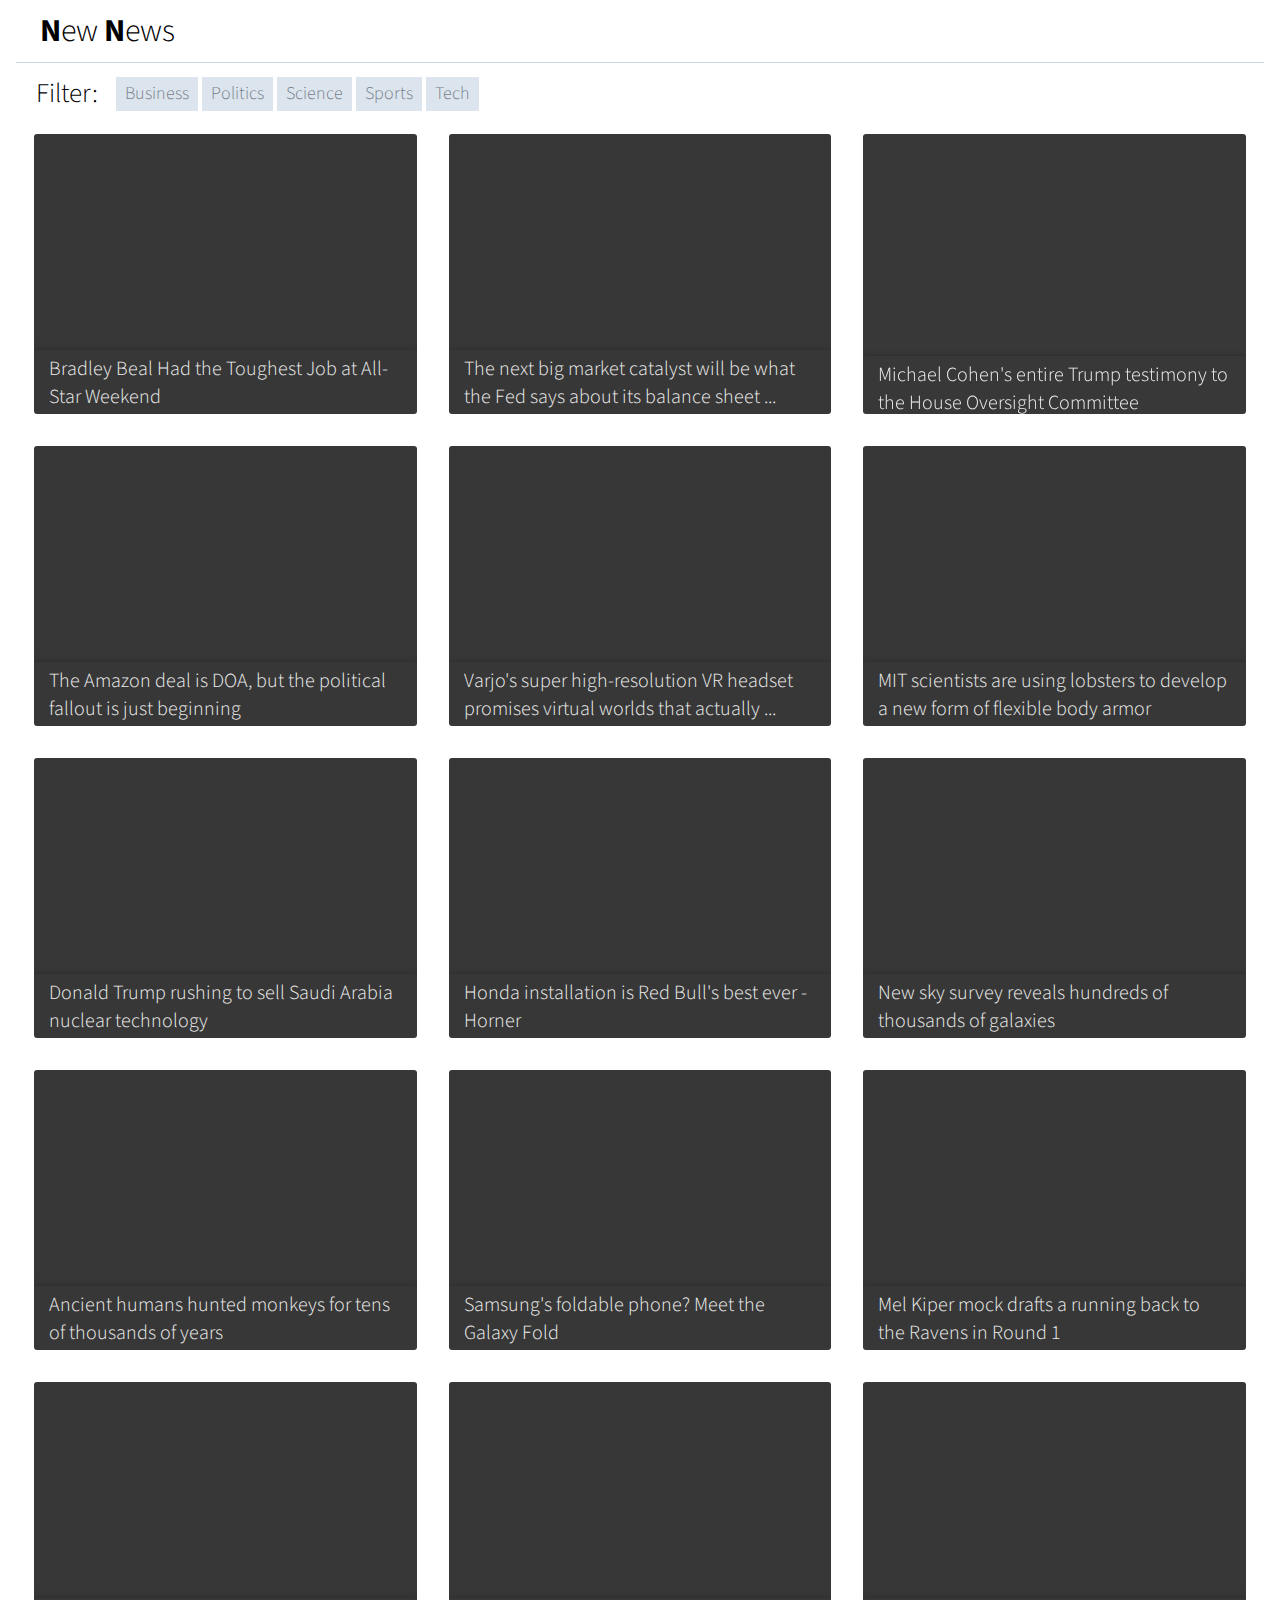
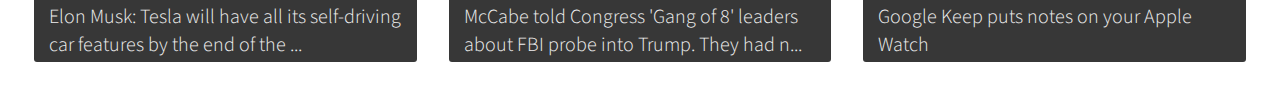
<file: index.html>
<!DOCTYPE html>

<html>
	<head>
		<title>New News</title>
		<meta charset="UTF-8">
		<meta name="viewport" content="width=device-width, initial-scale=1">
		<link href="https://fonts.googleapis.com/css?family=Source+Sans+Pro:300,400,700" rel="stylesheet">
		<link href="css/global.css" rel="stylesheet">
		<link href="css/news.css" rel="stylesheet">
	</head>

	<body>
		<nav>
			<a href="index.html" id="logo"><span>N</span>ew <span>N</span>ews</a>
		</nav>
		<section id="news">
			<div id="filter">
				<span>Filter:</span>
				<div id="filter-business">Business</div>
				<div id="filter-politics">Politics</div>
				<div id="filter-science">Science</div>
				<div id="filter-sports">Sports</div>
				<div id="filter-tech">Tech</div>
			</div>
			<div id="articles"></div>
		</section>
		<script src="scripts/news.js" type="text/javascript"></script>
	</body>

</html>
</file>
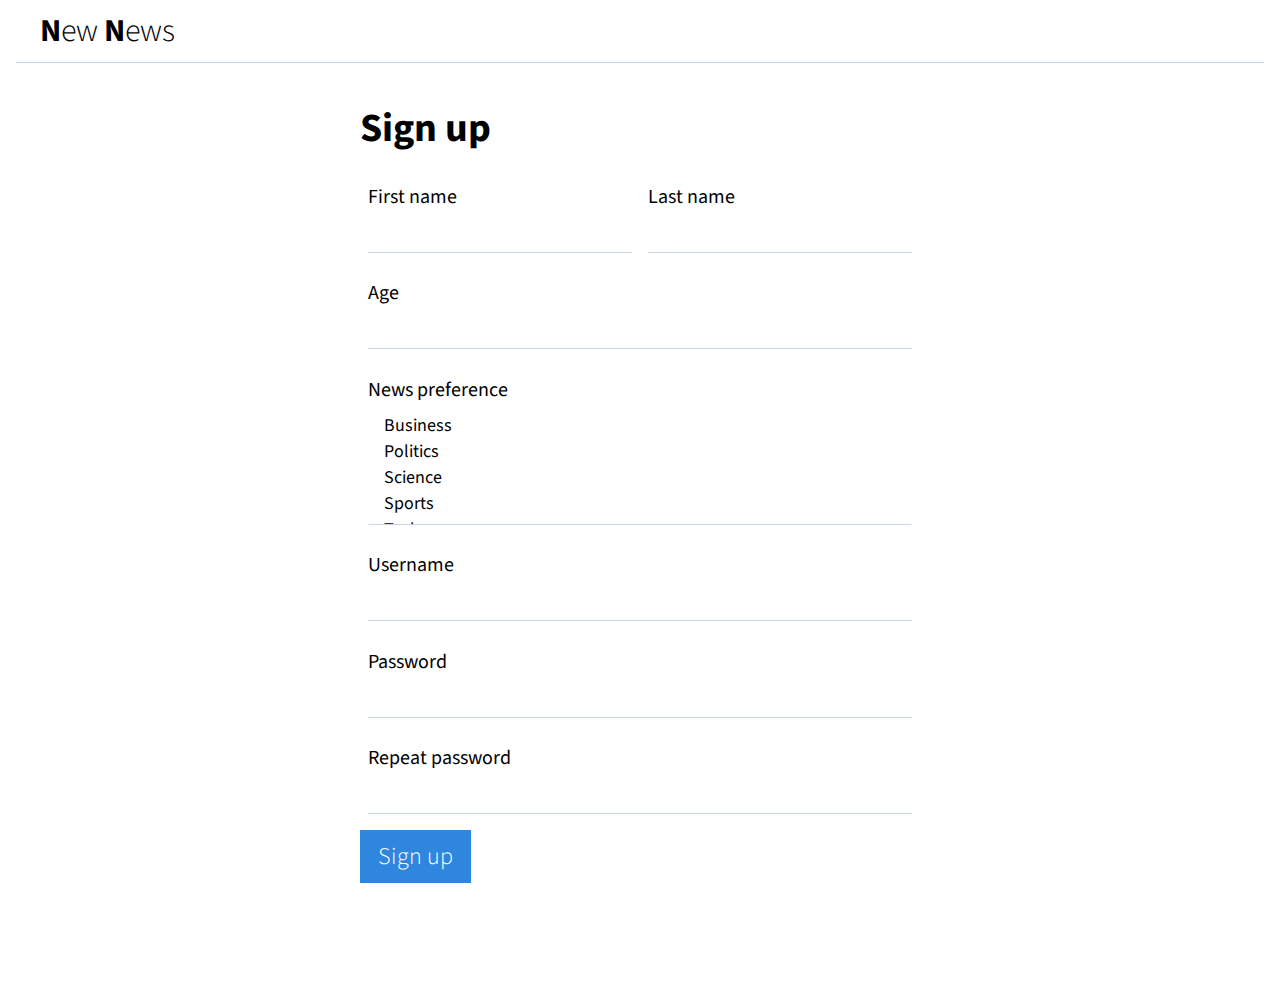
<file: sign-up.html>
<!DOCTYPE html>

<html>

	<head>
		<title>New News</title>
		<meta charset="UTF-8">
		<meta name="viewport" content="width=device-width, initial-scale=1">
		<link href="https://fonts.googleapis.com/css?family=Source+Sans+Pro:300,400,700" rel="stylesheet">
		<link href="css/global.css" rel="stylesheet">
		<link href="css/sign-up.css" rel="stylesheet">
	</head>

	<body>
		<nav>
			<a href="index.html" id="logo"><span>N</span>ew <span>N</span>ews</a>
		</nav>
		<section id="sign-up">
			<h1>Sign up</h1>
			<div class="split-container">
				<div class="container">
					<h4>First name</h4>
					<input type="text" />
				</div>
				<div class="container">
					<h4>Last name</h4>
					<input type="text" />
				</div>
			</div>
			<div class="container">
				<h4>Age</h4>
				<input type="number" />
			</div>
			<div class="container">
				<h4>News preference</h4>
				<select multiple>
					<option>Business</option>
					<option>Politics</option>
					<option>Science</option>
					<option>Sports</option>
					<option>Tech</option>
				</select>
			</div>
			<div class="container">
				<h4>Username</h4>
				<input type="text" />
			</div>
			<div class="container">
				<h4>Password</h4>
				<input type="password" />
			</div>
			<div class="container">
				<h4>Repeat password</h4>
				<input type="password" />
			</div>
			<button>Sign up</button>
		</section>
		<script src="scripts/sign-up.js" type="text/javascript"></script>
	</body>

</html>
</file>
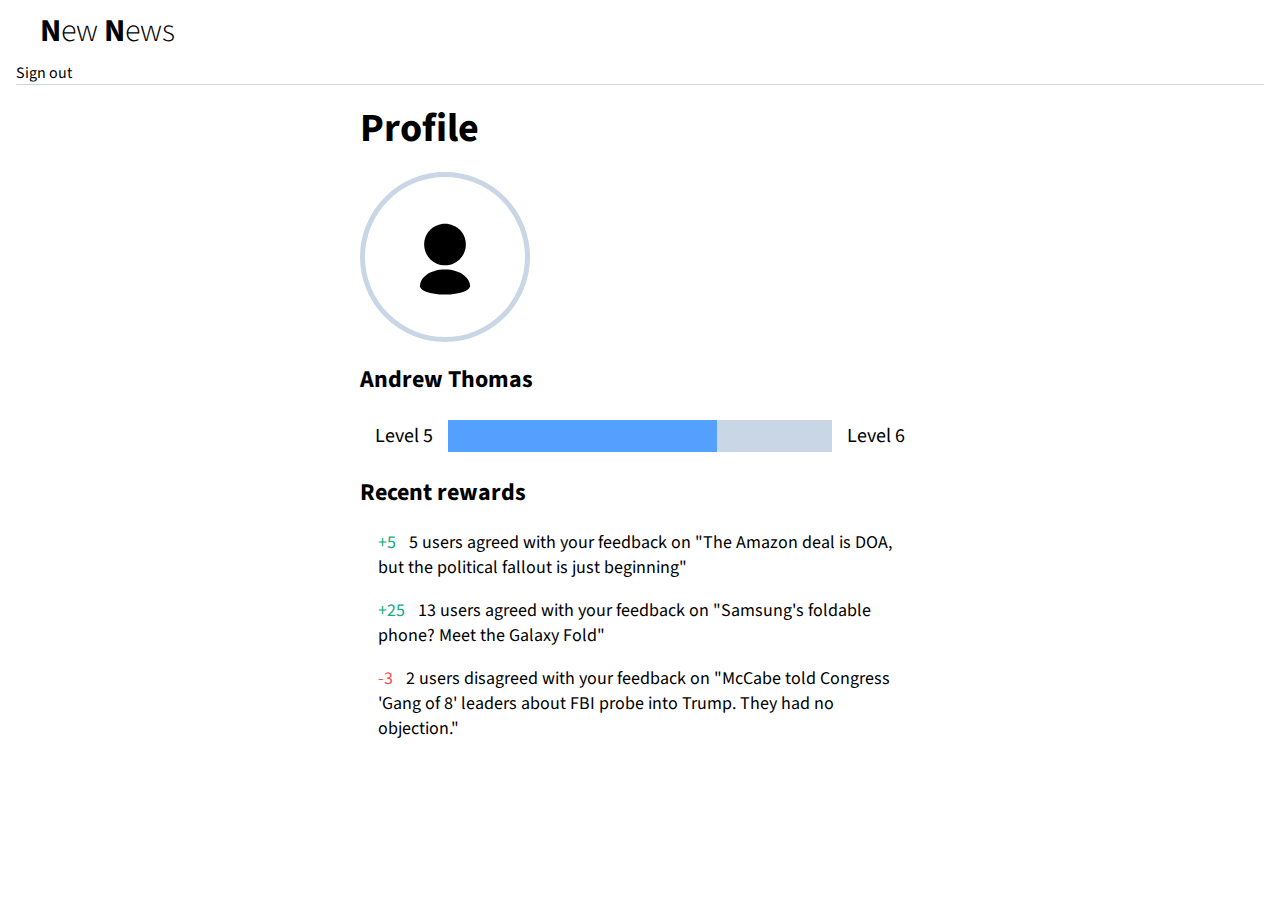
<file: user.html>
<!DOCTYPE html>

<html>

	<head>
		<title>New News</title>
		<meta charset="UTF-8">
		<meta name="viewport" content="width=device-width, initial-scale=1">
		<link href="https://fonts.googleapis.com/css?family=Source+Sans+Pro:300,400,700" rel="stylesheet">
		<link href="css/global.css" rel="stylesheet">
		<link href="css/user.css" rel="stylesheet">
	</head>

	<body>
		<nav>
			<a href="index.html" id="logo"><span>N</span>ew <span>N</span>ews</a>
			<div class="user">
				<a class="sign-out">Sign out</a>
			</div>
		</nav>
		<section id="user">
			<h1>Profile</h1>
			<div class="picture"></div>
			<h2>Andrew Thomas</h2>
			<div class="experience">
				<span>Level 5</span>
				<div class="bar">
					<div></div>
				</div>
				<span>Level 6</span>
			</div>
			<h2>Recent rewards</h2>
			<div class='reward'><span>+5</span> 5 users agreed with your feedback on "The Amazon deal is DOA, but the
				political fallout is just beginning"</div>
			<div class='reward'><span>+25</span> 13 users agreed with your feedback on "Samsung's foldable phone? Meet
				the Galaxy Fold"</div>
			<div class='reward'><span class="negative">-3</span> 2 users disagreed with your feedback on "McCabe told
				Congress 'Gang of 8' leaders about FBI probe into Trump. They had no objection."</div>
		</section>
		<script src="scripts/user-page.js" type="text/javascript"></script>
	</body>

</html>
</file>
<file: css/global.css>
html {
	font-family: 'Source Sans Pro', sans-serif;
	font-size: 16px;
}

body {
	margin: 0;
}

nav {
	position: fixed;
	top: 0;
	left: 0;
	right: 0;
	margin: 0 1em;
	background-color: #fff;
	border-bottom: 1px solid #c8d6e5;
	z-index: 100;
}

nav #logo {
	display: inline-block;
	color: #000;
	padding: 0.25em 0.75em;
	font-size: 2em;
	font-weight: 300;
	text-decoration: none;
}

nav #logo span {
	font-weight: 700;
}
</file>
<file: css/news.css>
#news {
	width: calc(100% - 36px);
	margin: 18px;
	margin-top: 74px;
	font-size: 0;
}

#news #filter {
	font-size: 18px;
	margin: 0.25em 1em;
}

#news #filter span {
	display: inline-block;
	margin-right: 0.5em;
	font-size: 1.5em;
	font-weight: 300;
	vertical-align: middle;
}

#news #filter div {
	display: inline-block;
	color: #222f3e;
	background-color: #c8d6e5;
	padding: 0.25em 0.5em;
	font-weight: 300;
	vertical-align: middle;
	opacity: 0.625;
	cursor: pointer;
}

#news #filter div:hover {
	opacity: 1;
}

#news #filter div.active {
	color: #fff;
	background-color: #2e86de;
	opacity: 0.875;
}

#news #filter select {
	font: inherit;
	font-size: 0.875em;
}

#news #articles .article {
	display: inline-block;
	width: calc(33.333% - 2em);
	height: 17.5em;
	margin: 1em;
	background-color: #222;
	border-radius: 3px;
	font-size: 16px;
	text-decoration: none;
	opacity: 0.9;
	cursor: pointer;
	overflow: hidden;
}

#news #articles .article:hover {
	opacity: 1;
}

#news #articles .article .image {
	width: 100%;
	height: calc(100% - 4em);
	background-position: center;
	background-size: cover;
}

#news #articles .article .video {
	width: 100%;
	height: calc(100% - 4em);
	background-position: center;
	background-size: cover;
	border: 0;
}

#news #articles .article .headline {
	color: #eee;
	min-height: 2.7em;
	padding: 0.25em 0.75em;
	margin: 0;
	font-size: 1.25em;
	font-weight: 300;
	box-shadow: 0 0 5px rgba(0, 0, 0, 0.5);
}
</file>
<file: css/sign-up.css>
section#sign-up {
	width: 35em;
	max-width: calc(100% - 3em);
	margin: 6.25em auto;
}

h1 {
	margin: 0.375em 0;
	font-size: 2.5em;
}

div.split-container {
	display: flex;
	flex-direction: row;
	align-items: flex-start;
}

div.split-container > div {
	flex: 1;
}

div.container {
	padding: 0.5em;
	padding-bottom: 1em;
}

h4 {
	margin: 0.125em 0;
	font-size: 1.25em;
	font-weight: 400;
}

input, select {
	display: block;
	width: 100%;
	padding: 0.375em 0.75em;
	border: none;
	border-bottom: 1px solid #c8d6e5;
	outline: none;
	font: inherit;
	font-size: 1.125em;
	box-sizing: border-box;
}

button {
	color: #fff;
	padding: 0.375em 0.75em;
	background-color: #2e86de;
	border: none;
	outline: none;
	font: inherit;
	font-size: 1.5em;
	font-weight: 300;
	cursor: pointer;
}
</file>
<file: css/user.css>
section#user {
	width: 35em;
	max-width: calc(100% - 3em);
	margin: 6.25em auto;
}

h1 {
	margin: 0.375em 0;
	font-size: 2.5em;
}

.picture {
	width: 10em;
	height: 10em;
	border: 5px solid #c8d6e5;
	border-radius: 50%;
	background-image: url('../images/user.svg');
	background-position: center;
	background-size: 62.5%;
	background-repeat: no-repeat;
}

.experience {
	display: flex;
	flex-direction: row;
	align-items: center;
}

.experience span {
	padding: 0.25em 0.75em;
	font-size: 1.25em;
}

.experience .bar {
	flex: 1;
	background-color: #c8d6e5;
}

.experience .bar div {
	width: 70%;
	height: 2em;
	background-color: #54a0ff;
}

.reward {
	margin: 1em;
	font-size: 1.125em;
}

.reward span {
	color: #10ac84;
	padding-right: 0.5em;
}

.reward .negative {
	color: #ee5253;
}
</file>
